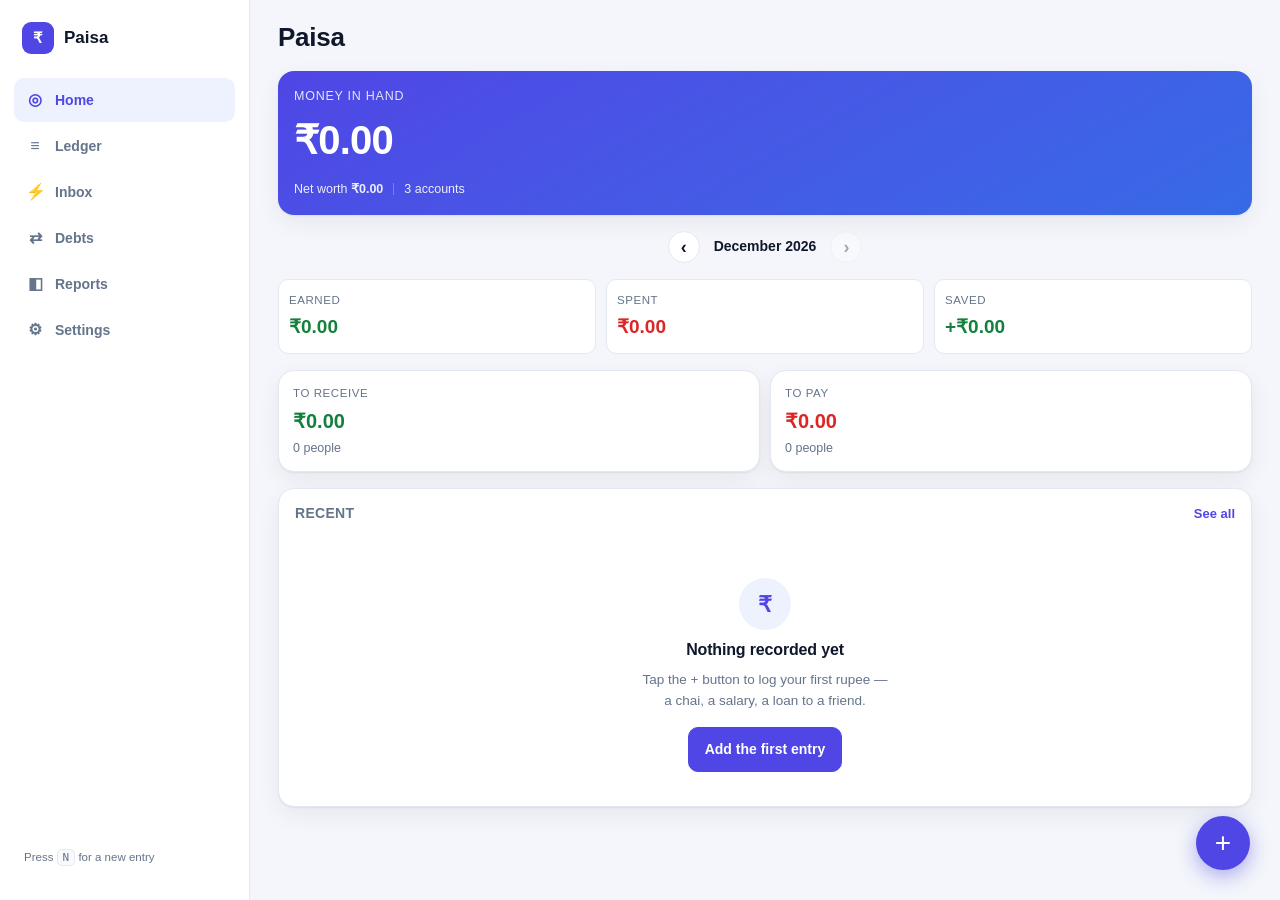
<file: index.html>
<!DOCTYPE html>
<html lang="en" data-theme="auto">
<head>
<meta charset="utf-8">
<meta name="viewport" content="width=device-width, initial-scale=1, viewport-fit=cover">
<meta name="description" content="Paisa — track every rupee you spend, earn, lend and owe. Works offline on phone and laptop.">
<meta name="theme-color" content="#0b1220" media="(prefers-color-scheme: dark)">
<meta name="theme-color" content="#ffffff" media="(prefers-color-scheme: light)">
<meta name="apple-mobile-web-app-capable" content="yes">
<meta name="apple-mobile-web-app-title" content="Paisa">
<title>Paisa · every rupee accounted for</title>
<link rel="manifest" href="manifest.webmanifest">
<link rel="icon" href="icons/icon.svg" type="image/svg+xml">
<link rel="apple-touch-icon" href="icons/icon-192.png">
<link rel="stylesheet" href="css/app.css">
</head>
<body>

<div id="app" class="app" data-route="dashboard">

  <aside class="rail" aria-label="Sections">
    <div class="brand"><span class="brand-mark">₹</span><span class="brand-name">Paisa</span></div>
    <nav class="rail-nav">
      <a class="rail-link" data-nav="dashboard" href="#/dashboard"><span class="ic">◎</span><span>Home</span></a>
      <a class="rail-link" data-nav="ledger" href="#/ledger"><span class="ic">≡</span><span>Ledger</span></a>
      <a class="rail-link" data-nav="inbox" href="#/inbox"><span class="ic">⚡</span><span>Inbox</span><span class="badge" id="rail-badge" hidden></span></a>
      <a class="rail-link" data-nav="debts" href="#/debts"><span class="ic">⇄</span><span>Debts</span></a>
      <a class="rail-link" data-nav="reports" href="#/reports"><span class="ic">◧</span><span>Reports</span></a>
      <a class="rail-link" data-nav="settings" href="#/settings"><span class="ic">⚙</span><span>Settings</span></a>
    </nav>
    <p class="rail-foot">Press <kbd>N</kbd> for a new entry</p>
  </aside>

  <div class="main">
    <header class="topbar">
      <h1 id="title">Paisa</h1>
      <div class="topbar-actions">
        <a class="topbar-action" href="#/inbox" aria-label="Inbox">⚡<span class="badge" id="top-badge" hidden></span></a>
        <a class="topbar-action" href="#/settings" aria-label="Settings">⚙</a>
      </div>
    </header>

    <main id="view" class="view" role="main"></main>
  </div>

  <button id="fab" class="fab" aria-label="Add an entry">+</button>

  <nav class="tabbar" aria-label="Sections">
    <a class="tab" data-nav="dashboard" href="#/dashboard"><span class="ic">◎</span><span>Home</span></a>
    <a class="tab" data-nav="ledger" href="#/ledger"><span class="ic">≡</span><span>Ledger</span></a>
    <span class="tab-gap" aria-hidden="true"></span>
    <a class="tab" data-nav="debts" href="#/debts"><span class="ic">⇄</span><span>Debts</span></a>
    <a class="tab" data-nav="reports" href="#/reports"><span class="ic">◧</span><span>Reports</span></a>
  </nav>
</div>

<div id="sheet" class="sheet" aria-hidden="true" role="dialog" aria-modal="true" aria-labelledby="sheet-title">
  <div id="sheet-backdrop" class="sheet-backdrop"></div>
  <div class="sheet-panel">
    <div class="sheet-head">
      <h2 id="sheet-title">Entry</h2>
      <button id="sheet-close" class="icon-btn" aria-label="Close">×</button>
    </div>
    <div id="sheet-body" class="sheet-body"></div>
  </div>
</div>

<div id="toast" class="toast" role="status" aria-live="polite"></div>

<script src="js/parse.js"></script>
<script src="js/statement.js"></script>
<script src="js/cardstatement.js"></script>
<script src="js/store.js"></script>
<script src="js/util.js"></script>
<script src="js/charts.js"></script>
<script src="js/views.js"></script>
<script src="js/app.js"></script>
</body>
</html>
</file>
<file: css/app.css>
/* Paisa — one stylesheet, mobile first, light + dark. */

/* ---------- tokens ---------- */
:root {
  --bg:            #f4f6fb;
  --surface:       #ffffff;
  --surface-2:     #f8fafc;
  --line:          #e4e8f0;
  --text:          #0f172a;
  --muted:         #64748b;
  --accent:        #4f46e5;
  --accent-soft:   #eef2ff;
  --in:            #15803d;
  --in-bg:         #22c55e;
  --out:           #dc2626;
  --out-bg:        #f87171;
  --warn:          #b45309;
  --shadow:        0 1px 2px rgba(15, 23, 42, .06), 0 8px 24px rgba(15, 23, 42, .06);
  --radius:        16px;
  --radius-sm:     10px;
  --tab-h:         62px;
}

@media (prefers-color-scheme: dark) {
  :root:not([data-theme="light"]) {
    --bg:          #070b14;
    --surface:     #0f172a;
    --surface-2:   #16203a;
    --line:        #1f2b47;
    --text:        #e8edf7;
    --muted:       #8b9bb5;
    --accent:      #818cf8;
    --accent-soft: #1e2545;
    --in:          #4ade80;
    --in-bg:       #22c55e;
    --out:         #f87171;
    --out-bg:      #ef4444;
    --warn:        #fbbf24;
    --shadow:      0 1px 2px rgba(0, 0, 0, .4), 0 10px 30px rgba(0, 0, 0, .35);
  }
}

:root[data-theme="dark"] {
  --bg:          #070b14;
  --surface:     #0f172a;
  --surface-2:   #16203a;
  --line:        #1f2b47;
  --text:        #e8edf7;
  --muted:       #8b9bb5;
  --accent:      #818cf8;
  --accent-soft: #1e2545;
  --in:          #4ade80;
  --in-bg:       #22c55e;
  --out:         #f87171;
  --out-bg:      #ef4444;
  --warn:        #fbbf24;
  --shadow:      0 1px 2px rgba(0, 0, 0, .4), 0 10px 30px rgba(0, 0, 0, .35);
}

/* ---------- base ---------- */
*, *::before, *::after { box-sizing: border-box; }

html { -webkit-text-size-adjust: 100%; }

body {
  margin: 0;
  background: var(--bg);
  color: var(--text);
  font: 15px/1.5 -apple-system, BlinkMacSystemFont, "Segoe UI", Roboto, "Helvetica Neue", Arial, sans-serif;
  font-variant-numeric: tabular-nums;
  -webkit-font-smoothing: antialiased;
}
body.locked { overflow: hidden; }

h1, h2, h3, h4 { margin: 0; font-weight: 650; letter-spacing: -.01em; }
a { color: inherit; text-decoration: none; }
button { font: inherit; color: inherit; }

.muted { color: var(--muted); }
.small { font-size: 12.5px; }
.pad { padding: 0 16px 14px; }
.in { color: var(--in); }
.out { color: var(--out); }
.neutral { color: var(--muted); }
.grow { flex: 1; }

/* ---------- layout ---------- */
.app { min-height: 100vh; }

.rail { display: none; }

.main { padding-bottom: calc(var(--tab-h) + env(safe-area-inset-bottom, 0px) + 12px); }

.topbar {
  position: sticky; top: 0; z-index: 20;
  display: flex; align-items: center; justify-content: space-between;
  gap: 12px;
  padding: calc(env(safe-area-inset-top, 0px) + 12px) 16px 12px;
  background: color-mix(in srgb, var(--bg) 88%, transparent);
  backdrop-filter: saturate(1.4) blur(10px);
  border-bottom: 1px solid var(--line);
}
.topbar h1 { font-size: 20px; }
.topbar-action {
  width: 36px; height: 36px; display: grid; place-items: center;
  border-radius: 50%; background: var(--surface); border: 1px solid var(--line);
}

.view { padding: 14px 14px 24px; display: flex; flex-direction: column; gap: 14px; }

/* ---------- cards ---------- */
.card {
  background: var(--surface);
  border: 1px solid var(--line);
  border-radius: var(--radius);
  box-shadow: var(--shadow);
  padding: 16px;
}
.card.flush { padding: 0; overflow: hidden; }
.card.flush .card-head { padding: 14px 16px 10px; }

.card-head {
  display: flex; align-items: baseline; justify-content: space-between; gap: 12px;
  margin-bottom: 10px;
}
.card-head h3 { font-size: 14px; letter-spacing: .02em; text-transform: uppercase; color: var(--muted); }

.link {
  background: none; border: 0; padding: 0; cursor: pointer;
  color: var(--accent); font-size: 13px; font-weight: 600;
}

.hero {
  background: linear-gradient(150deg, var(--accent) 0%, color-mix(in srgb, var(--accent) 62%, #0ea5e9) 100%);
  color: #fff; border: 0;
}
.hero.inner { background: var(--surface-2); color: var(--text); border: 1px solid var(--line); }
.hero-label { font-size: 12.5px; opacity: .85; text-transform: uppercase; letter-spacing: .06em; }
.hero-value { font-size: 34px; font-weight: 700; letter-spacing: -.02em; margin: 4px 0 10px; }
.hero.inner .hero-value.in { color: var(--in); }
.hero.inner .hero-value.out { color: var(--out); }
.hero-foot { display: flex; align-items: center; gap: 10px; font-size: 12.5px; opacity: .9; flex-wrap: wrap; }
.hero-sep { width: 1px; height: 12px; background: currentColor; opacity: .3; }

/* ---------- tiles ---------- */
.tiles { display: grid; grid-template-columns: repeat(3, 1fr); gap: 10px; }
.tile {
  background: var(--surface); border: 1px solid var(--line); border-radius: var(--radius-sm);
  padding: 12px 10px; display: flex; flex-direction: column; gap: 4px; min-width: 0;
}
.tile-label { font-size: 11.5px; color: var(--muted); text-transform: uppercase; letter-spacing: .05em; }
.tile-value { font-size: 15px; font-weight: 650; overflow-wrap: anywhere; }

.duo { display: grid; grid-template-columns: 1fr 1fr; gap: 10px; }
.duo.tight { gap: 10px; }
.card.mini { display: flex; flex-direction: column; gap: 3px; padding: 14px; }
.mini-value { font-size: 20px; font-weight: 700; overflow-wrap: anywhere; }

/* ---------- month switch ---------- */
.month-switch {
  display: flex; align-items: center; justify-content: center; gap: 14px;
  font-weight: 600; font-size: 14px;
}
.icon-btn {
  width: 32px; height: 32px; border-radius: 50%;
  background: var(--surface); border: 1px solid var(--line);
  cursor: pointer; display: grid; place-items: center; font-size: 18px; line-height: 1;
}
.icon-btn[disabled] { opacity: .35; cursor: default; }

/* ---------- rows ---------- */
.rows { list-style: none; margin: 0; padding: 0; }
.row {
  display: flex; align-items: center; gap: 12px;
  padding: 11px 16px; border-top: 1px solid var(--line);
  cursor: pointer; min-width: 0;
}
.rows > .row:first-child { border-top: 0; }
.row:hover, .row:focus-visible { background: var(--surface-2); outline: none; }
.row.settled { opacity: .55; }

.row-dot, .avatar {
  flex: 0 0 auto; width: 36px; height: 36px; border-radius: 11px;
  display: grid; place-items: center; color: #fff; font-weight: 700; font-size: 13px;
}
.avatar { border-radius: 50%; }
.avatar.big { width: 52px; height: 52px; font-size: 17px; }
.row-glyph { font-size: 15px; line-height: 1; }

.row-main { flex: 1; min-width: 0; display: flex; flex-direction: column; gap: 2px; }
.row-title { font-weight: 600; white-space: nowrap; overflow: hidden; text-overflow: ellipsis; }
.row-sub { font-size: 12.5px; color: var(--muted); white-space: nowrap; overflow: hidden; text-overflow: ellipsis; }

.amt { font-weight: 650; white-space: nowrap; font-size: 14.5px; }

.group { display: flex; flex-direction: column; }
.group-head {
  display: flex; justify-content: space-between; align-items: baseline;
  padding: 6px 4px; font-size: 12.5px; color: var(--muted); font-weight: 600;
}
.group .rows {
  background: var(--surface); border: 1px solid var(--line);
  border-radius: var(--radius); overflow: hidden; box-shadow: var(--shadow);
}

/* ---------- pills, chips ---------- */
.pill {
  display: inline-block; padding: 1px 7px; border-radius: 999px;
  background: var(--surface-2); border: 1px solid var(--line);
  font-size: 11px; font-weight: 600; color: var(--muted); vertical-align: middle;
}
.pill.tiny { font-size: 10.5px; }
.pill.warn { color: var(--warn); border-color: color-mix(in srgb, var(--warn) 40%, var(--line)); }
.pill.danger { color: var(--out); border-color: color-mix(in srgb, var(--out) 40%, var(--line)); }

.chips { display: flex; flex-wrap: wrap; gap: 8px; }
.chips.scroll-x { flex-wrap: nowrap; overflow-x: auto; padding-bottom: 4px; scrollbar-width: none; }
.chips.scroll-x::-webkit-scrollbar { display: none; }
.chip {
  flex: 0 0 auto; cursor: pointer;
  padding: 7px 13px; border-radius: 999px;
  background: var(--surface); border: 1px solid var(--line);
  font-size: 13px; font-weight: 600; color: var(--muted);
  display: inline-flex; align-items: center; gap: 6px;
}
.chip.on { background: var(--accent); border-color: var(--accent); color: #fff; }
.chip.muted { opacity: .5; }
.chips.quick .chip { font-size: 12.5px; padding: 6px 11px; }

.swatch { width: 10px; height: 10px; border-radius: 3px; display: inline-block; flex: 0 0 auto; }
.swatch.in-bg { background: var(--in-bg); }
.swatch.out-bg { background: var(--out-bg); }

/* ---------- category lists ---------- */
.cat-list { list-style: none; margin: 0; padding: 0; display: flex; flex-direction: column; gap: 10px; }
.cat-list li { display: grid; grid-template-columns: minmax(0, 1fr) auto; gap: 4px 10px; align-items: center; }
.cat-name { display: flex; align-items: center; gap: 7px; font-size: 13.5px; min-width: 0; }
.cat-name > span { white-space: nowrap; }
.cat-val { font-size: 13.5px; font-weight: 650; white-space: nowrap; text-align: right; }
.meter {
  grid-column: 1 / -1; height: 5px; border-radius: 999px;
  background: var(--surface-2); border: 1px solid var(--line); overflow: hidden;
}
.meter-fill { display: block; height: 100%; border-radius: 999px; }

/* ---------- progress ---------- */
.progress { height: 8px; border-radius: 999px; background: color-mix(in srgb, var(--muted) 22%, transparent); overflow: hidden; margin: 8px 0; }
.progress-fill { height: 100%; background: var(--accent); border-radius: 999px; transition: width .25s ease; }
.progress-fill.danger { background: var(--out); }
.hero .progress { background: rgba(255, 255, 255, .25); }
.hero.inner .progress { background: color-mix(in srgb, var(--muted) 22%, transparent); }

/* ---------- charts ---------- */
.donut { width: 100%; max-width: 190px; height: auto; display: block; margin: 0 auto; }
.donut-top { font-size: 18px; font-weight: 700; fill: var(--text); }
.donut-sub { font-size: 11px; fill: var(--muted); }
.donut-wrap { display: flex; flex-direction: column; gap: 16px; }
.bars { width: 100%; height: 190px; }
.bars .grid { stroke: var(--line); stroke-width: 1; }
.bars .axis { font-size: 10px; fill: var(--muted); }
.bars .bar-in { fill: var(--in-bg); }
.bars .bar-out { fill: var(--out-bg); }
.legend { display: flex; gap: 16px; justify-content: center; font-size: 12.5px; color: var(--muted); margin-top: 6px; }
.legend span { display: inline-flex; align-items: center; gap: 6px; }

/* ---------- forms ---------- */
.field { display: flex; flex-direction: column; gap: 6px; margin-bottom: 14px; }
.field > label { font-size: 12.5px; font-weight: 600; color: var(--muted); }
.input {
  width: 100%; padding: 11px 12px;
  background: var(--surface-2); color: var(--text);
  border: 1px solid var(--line); border-radius: var(--radius-sm);
  font: inherit; appearance: none;
}
.input:focus { outline: 2px solid var(--accent); outline-offset: 1px; }
select.input { background-image: none; }
.hint { margin: 2px 0 0; font-size: 12px; color: var(--muted); }
.warn-box {
  padding: 10px 12px; border-radius: var(--radius-sm);
  background: var(--accent-soft); color: var(--text); margin-bottom: 14px;
}

.toolbar { display: flex; gap: 8px; }
.search { border-radius: 999px; }
.filters { display: grid; grid-template-columns: 1fr 1fr; gap: 8px; }
.ledger-summary {
  display: flex; gap: 12px; justify-content: space-between;
  font-size: 12.5px; color: var(--muted); font-weight: 600; padding: 0 4px;
}

.switch-row { display: flex; align-items: center; gap: 9px; font-size: 13.5px; margin-bottom: 14px; cursor: pointer; }
.switch-row input { width: 18px; height: 18px; accent-color: var(--accent); }

.btn {
  padding: 11px 16px; border-radius: var(--radius-sm);
  background: var(--surface-2); border: 1px solid var(--line);
  font-weight: 650; font-size: 14px; cursor: pointer;
}
.btn:hover { border-color: var(--accent); }
.btn.primary { background: var(--accent); border-color: var(--accent); color: #fff; }
.btn.danger { background: transparent; border-color: color-mix(in srgb, var(--out) 45%, var(--line)); color: var(--out); }
.btn-row { display: flex; gap: 10px; flex-wrap: wrap; margin-bottom: 14px; }
.btn-row .btn { flex: 1 1 auto; }

.palette { display: flex; flex-wrap: wrap; gap: 8px; }
.swatch-btn { width: 30px; height: 30px; border-radius: 9px; border: 2px solid transparent; cursor: pointer; }
.swatch-btn.on { border-color: var(--text); }

.amount-field {
  display: flex; align-items: center; gap: 8px;
  padding: 14px 16px; margin: 14px 0 10px;
  background: var(--surface-2); border: 1px solid var(--line); border-radius: var(--radius);
}
.rupee { font-size: 26px; color: var(--muted); }
.amount-input {
  flex: 1; min-width: 0; background: none; border: 0; outline: none; color: var(--text);
  font-size: 34px; font-weight: 700; letter-spacing: -.02em;
}
.amount-input::-webkit-outer-spin-button, .amount-input::-webkit-inner-spin-button { -webkit-appearance: none; margin: 0; }
.amount-input[type=number] { -moz-appearance: textfield; }
.type-chips { margin-bottom: 4px; }

.sheet-actions { display: flex; gap: 10px; margin-top: 18px; }
.sub-head { font-size: 12.5px; text-transform: uppercase; letter-spacing: .05em; color: var(--muted); margin: 18px 0 8px; }
.debt-head { display: flex; align-items: center; gap: 14px; margin-bottom: 16px; }
.debt-name { font-size: 19px; font-weight: 700; }
.net-note { margin: 0 4px; font-size: 13px; font-weight: 600; }
.footnote { text-align: center; color: var(--muted); font-size: 12px; padding: 6px 0 10px; }

/* ---------- inbox + automation ---------- */
.topbar-actions { display: flex; gap: 8px; align-items: center; }
.topbar-action { position: relative; }

.badge {
  position: absolute; top: -4px; right: -4px;
  min-width: 17px; height: 17px; padding: 0 4px;
  border-radius: 999px; background: var(--out); color: #fff;
  font-size: 10.5px; font-weight: 700; line-height: 17px; text-align: center;
}
.badge[hidden] { display: none; }

.nudge {
  display: flex; align-items: center; gap: 12px;
  border-color: color-mix(in srgb, var(--accent) 45%, var(--line));
  background: var(--accent-soft);
}
.nudge-badge {
  flex: 0 0 auto; width: 34px; height: 34px; border-radius: 50%;
  display: grid; place-items: center;
  background: var(--accent); color: #fff; font-weight: 700; font-size: 14px;
}
.nudge-go { color: var(--accent); font-size: 18px; font-weight: 700; }

.row-tools { display: flex; gap: 5px; flex: 0 0 auto; }
.mini-btn {
  width: 28px; height: 28px; border-radius: 8px; cursor: pointer;
  background: var(--surface-2); border: 1px solid var(--line);
  color: var(--muted); font-size: 15px; line-height: 1;
  display: grid; place-items: center;
}
.mini-btn:hover { border-color: var(--accent); color: var(--text); }
.mini-btn.ok { color: var(--in); border-color: color-mix(in srgb, var(--in) 40%, var(--line)); }
.inbox-row { gap: 9px; }
.inbox-row .amt { font-size: 13.5px; }
.inbox-row .row-title { white-space: nowrap; overflow: hidden; text-overflow: ellipsis; }

textarea.tall {
  min-height: 140px; resize: vertical; font-family: inherit; line-height: 1.5;
}
input[type=file].input { padding: 9px 12px; font-size: 13px; }

.preview {
  margin-top: 14px; border: 1px solid var(--line); border-radius: var(--radius-sm);
  overflow: hidden; background: var(--surface-2);
}
.preview:empty { display: none; }
.preview-head {
  padding: 8px 12px; font-size: 12px; font-weight: 700;
  color: var(--muted); text-transform: uppercase; letter-spacing: .05em;
  border-bottom: 1px solid var(--line);
}
.preview-row {
  display: flex; gap: 12px; align-items: baseline;
  padding: 7px 12px; font-size: 13px; border-top: 1px solid var(--line);
}
.preview-row:first-of-type { border-top: 0; }
.preview-row > span:first-child { flex: 0 0 auto; font-weight: 650; min-width: 84px; }
.preview-row > span:last-child { color: var(--muted); overflow: hidden; text-overflow: ellipsis; white-space: nowrap; }
.preview-row.bad > span:first-child { color: var(--out); min-width: 0; }
.preview-row.muted { color: var(--muted); font-style: italic; }

.steps { margin: 0; padding-left: 20px; display: flex; flex-direction: column; gap: 10px; font-size: 13.5px; }
.steps li { line-height: 1.55; }
.steps strong { font-weight: 650; }

/* ---------- empty ---------- */
.empty { text-align: center; padding: 34px 22px; display: flex; flex-direction: column; align-items: center; gap: 8px; }
.empty-icon {
  width: 52px; height: 52px; border-radius: 50%; display: grid; place-items: center;
  background: var(--accent-soft); color: var(--accent); font-size: 22px; font-weight: 700;
}
.empty h3 { font-size: 16px; }
.empty p { margin: 0; color: var(--muted); font-size: 13.5px; max-width: 34ch; }
.empty .btn { margin-top: 8px; }

/* ---------- fab + tabbar ---------- */
.fab {
  position: fixed; z-index: 30;
  left: 50%; transform: translateX(-50%);
  bottom: calc(env(safe-area-inset-bottom, 0px) + 12px);
  width: 56px; height: 56px; border-radius: 50%;
  background: var(--accent); color: #fff; border: 4px solid var(--bg);
  font-size: 28px; line-height: 1; cursor: pointer;
  box-shadow: 0 6px 20px color-mix(in srgb, var(--accent) 45%, transparent);
}
.fab:active { transform: translateX(-50%) scale(.94); }

.tabbar {
  position: fixed; z-index: 25; left: 0; right: 0; bottom: 0;
  height: calc(var(--tab-h) + env(safe-area-inset-bottom, 0px));
  padding-bottom: env(safe-area-inset-bottom, 0px);
  display: grid; grid-template-columns: 1fr 1fr 76px 1fr 1fr;
  background: color-mix(in srgb, var(--surface) 92%, transparent);
  backdrop-filter: blur(12px) saturate(1.3);
  border-top: 1px solid var(--line);
}
.tab {
  display: flex; flex-direction: column; align-items: center; justify-content: center; gap: 2px;
  font-size: 10.5px; font-weight: 600; color: var(--muted);
}
.tab .ic { font-size: 17px; line-height: 1; }
.tab.on { color: var(--accent); }

/* ---------- sheet ---------- */
.sheet { position: fixed; inset: 0; z-index: 60; visibility: hidden; }
.sheet.open { visibility: visible; }
.sheet-backdrop {
  position: absolute; inset: 0; background: rgba(2, 6, 23, .55);
  opacity: 0; transition: opacity .2s ease;
}
.sheet.open .sheet-backdrop { opacity: 1; }
.sheet-panel {
  position: absolute; left: 0; right: 0; bottom: 0;
  max-height: 92vh; display: flex; flex-direction: column;
  background: var(--surface);
  border-radius: 22px 22px 0 0;
  border-top: 1px solid var(--line);
  transform: translateY(100%); transition: transform .24s cubic-bezier(.32, .72, 0, 1);
}
.sheet.open .sheet-panel { transform: translateY(0); }
.sheet-head {
  display: flex; align-items: center; justify-content: space-between;
  padding: 16px 16px 10px; border-bottom: 1px solid var(--line);
}
.sheet-head h2 { font-size: 17px; }
.sheet-body {
  overflow-y: auto; -webkit-overflow-scrolling: touch;
  padding: 16px 16px calc(env(safe-area-inset-bottom, 0px) + 24px);
}

/* ---------- toast ---------- */
.toast {
  position: fixed; z-index: 80; left: 50%; transform: translate(-50%, 20px);
  bottom: calc(var(--tab-h) + env(safe-area-inset-bottom, 0px) + 20px);
  max-width: min(92vw, 420px);
  padding: 11px 16px; border-radius: 999px;
  background: var(--text); color: var(--bg);
  font-size: 13.5px; font-weight: 600; text-align: center;
  opacity: 0; pointer-events: none; transition: opacity .2s ease, transform .2s ease;
}
.toast.show { opacity: 1; transform: translate(-50%, 0); }
.toast.error { background: var(--out); color: #fff; }

/* ---------- laptop / desktop ---------- */
@media (min-width: 720px) {
  .app { display: grid; grid-template-columns: 232px minmax(0, 1fr); }

  .rail {
    display: flex; flex-direction: column; gap: 6px;
    position: sticky; top: 0; height: 100vh;
    padding: 22px 14px; border-right: 1px solid var(--line);
    background: var(--surface);
  }
  .brand { display: flex; align-items: center; gap: 10px; padding: 0 8px 18px; }
  .brand-mark {
    width: 32px; height: 32px; border-radius: 9px; display: grid; place-items: center;
    background: var(--accent); color: #fff; font-weight: 700;
  }
  .brand-name { font-size: 17px; font-weight: 700; }
  .rail-nav { display: flex; flex-direction: column; gap: 2px; }
  .rail-link {
    display: flex; align-items: center; gap: 11px;
    padding: 10px 12px; border-radius: var(--radius-sm);
    font-size: 14px; font-weight: 600; color: var(--muted);
  }
  .rail-link .ic { font-size: 16px; width: 18px; text-align: center; }
  .rail-link:hover { background: var(--surface-2); color: var(--text); }
  .rail-link.on { background: var(--accent-soft); color: var(--accent); }
  .rail-link { position: relative; }
  .rail-link .badge { position: static; margin-left: auto; }
  .rail-foot { margin-top: auto; font-size: 11.5px; color: var(--muted); padding: 0 10px; }
  .rail-foot kbd {
    padding: 1px 5px; border-radius: 5px; border: 1px solid var(--line);
    background: var(--surface-2); font-size: 11px;
  }

  .main { padding-bottom: 40px; }
  .topbar { padding: 18px 28px 14px; background: transparent; border-bottom: 0; backdrop-filter: none; }
  .topbar h1 { font-size: 26px; }
  .topbar-action { display: none; }
  .view { padding: 0 28px 40px; max-width: 980px; gap: 16px; }

  .tabbar { display: none; }
  .fab {
    left: auto; right: 30px; bottom: 30px; transform: none;
    width: 54px; height: 54px; border-width: 0;
  }
  .fab:active { transform: scale(.94); }
  .toast { bottom: 30px; left: 50%; }

  .type-chips { flex-wrap: wrap; overflow: visible; }
  .tiles { grid-template-columns: repeat(3, 1fr); }
  .tile-value { font-size: 19px; }
  .hero-value { font-size: 40px; }
  .donut-wrap { flex-direction: row; align-items: center; gap: 28px; }
  .donut { max-width: 210px; flex: 0 0 auto; }
  .cat-list.grow { flex: 1; min-width: 0; }
  .sheet-panel {
    left: 50%; right: auto; bottom: auto; top: 50%;
    width: min(560px, 94vw); max-height: 88vh;
    border-radius: var(--radius); border: 1px solid var(--line);
    transform: translate(-50%, -46%) scale(.98); opacity: 0;
    transition: transform .18s ease, opacity .18s ease;
  }
  .sheet.open .sheet-panel { transform: translate(-50%, -50%) scale(1); opacity: 1; }
}

@media (min-width: 1080px) {
  .app { grid-template-columns: 250px minmax(0, 1fr); }
  .view { max-width: 1060px; }
  .dashboard-split { display: grid; grid-template-columns: 1fr 1fr; gap: 16px; }
}

@media (prefers-reduced-motion: reduce) {
  * { transition: none !important; animation: none !important; }
}
</file>
